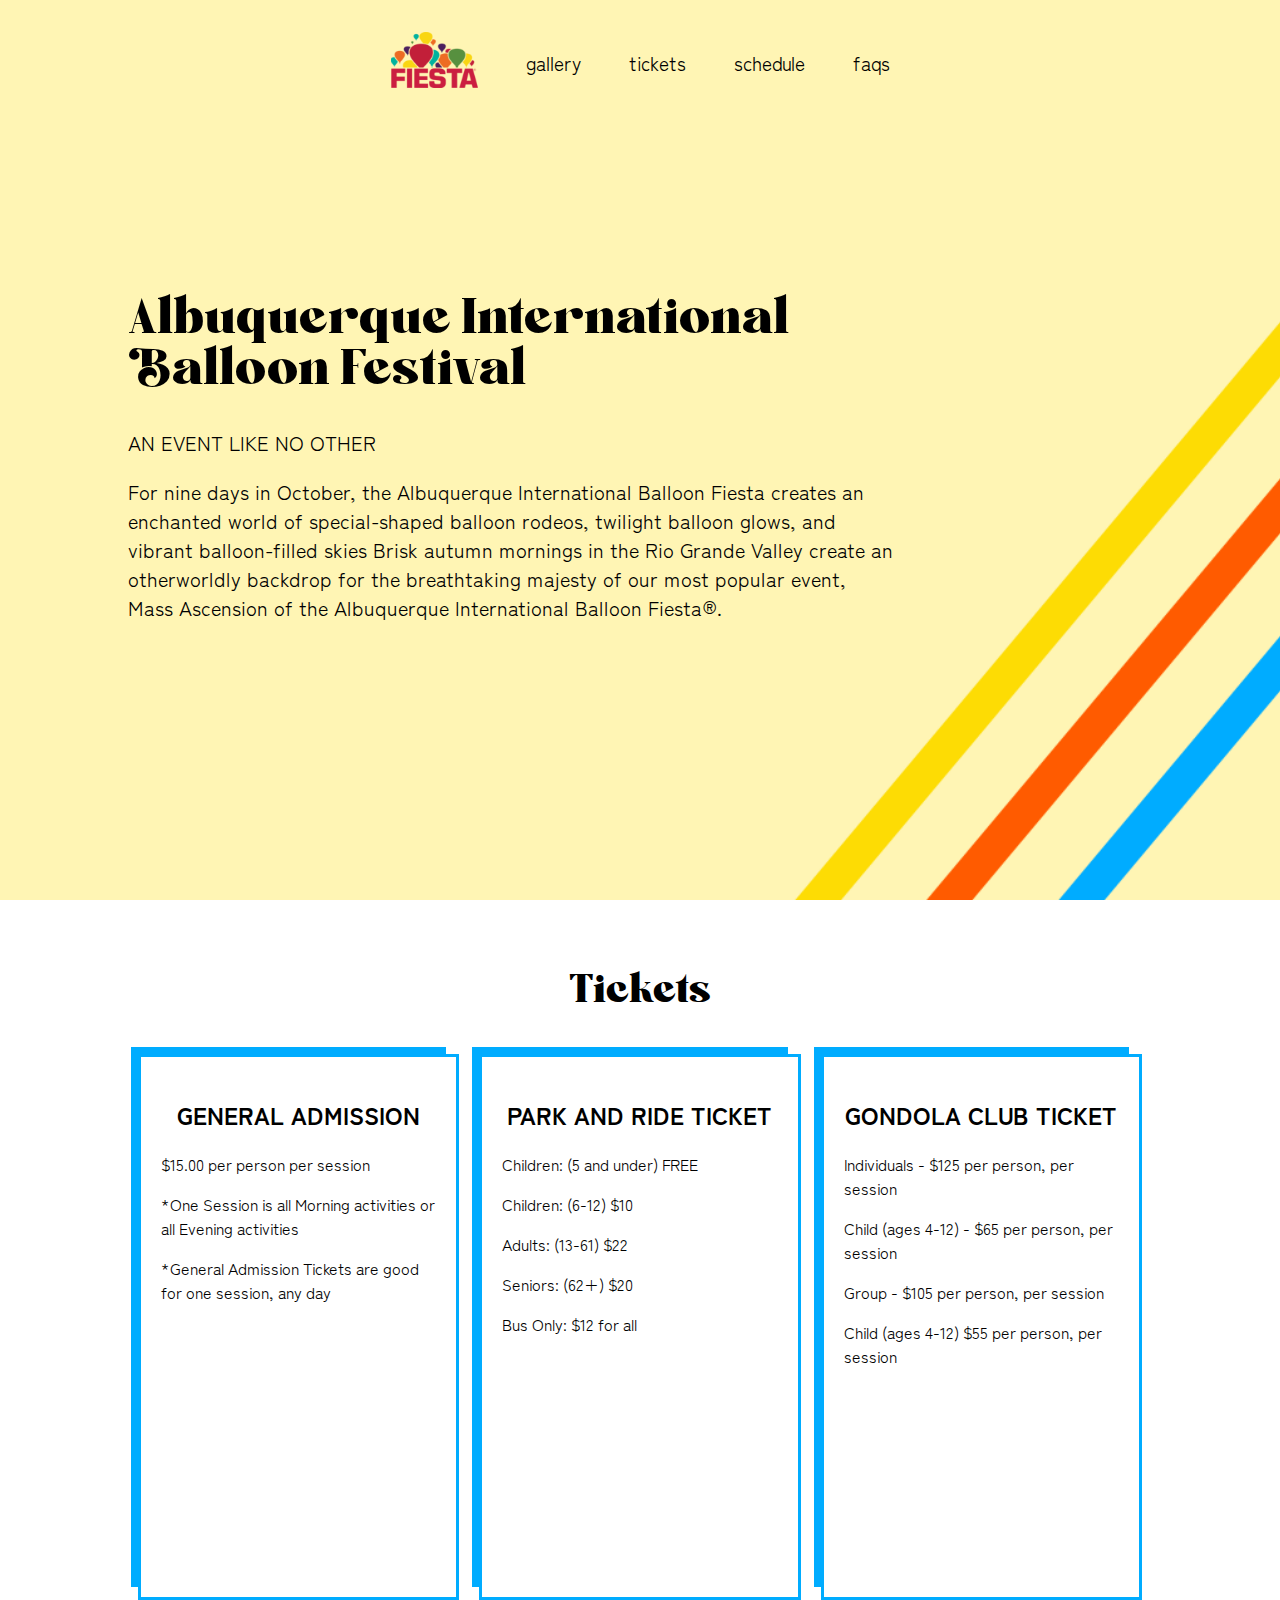
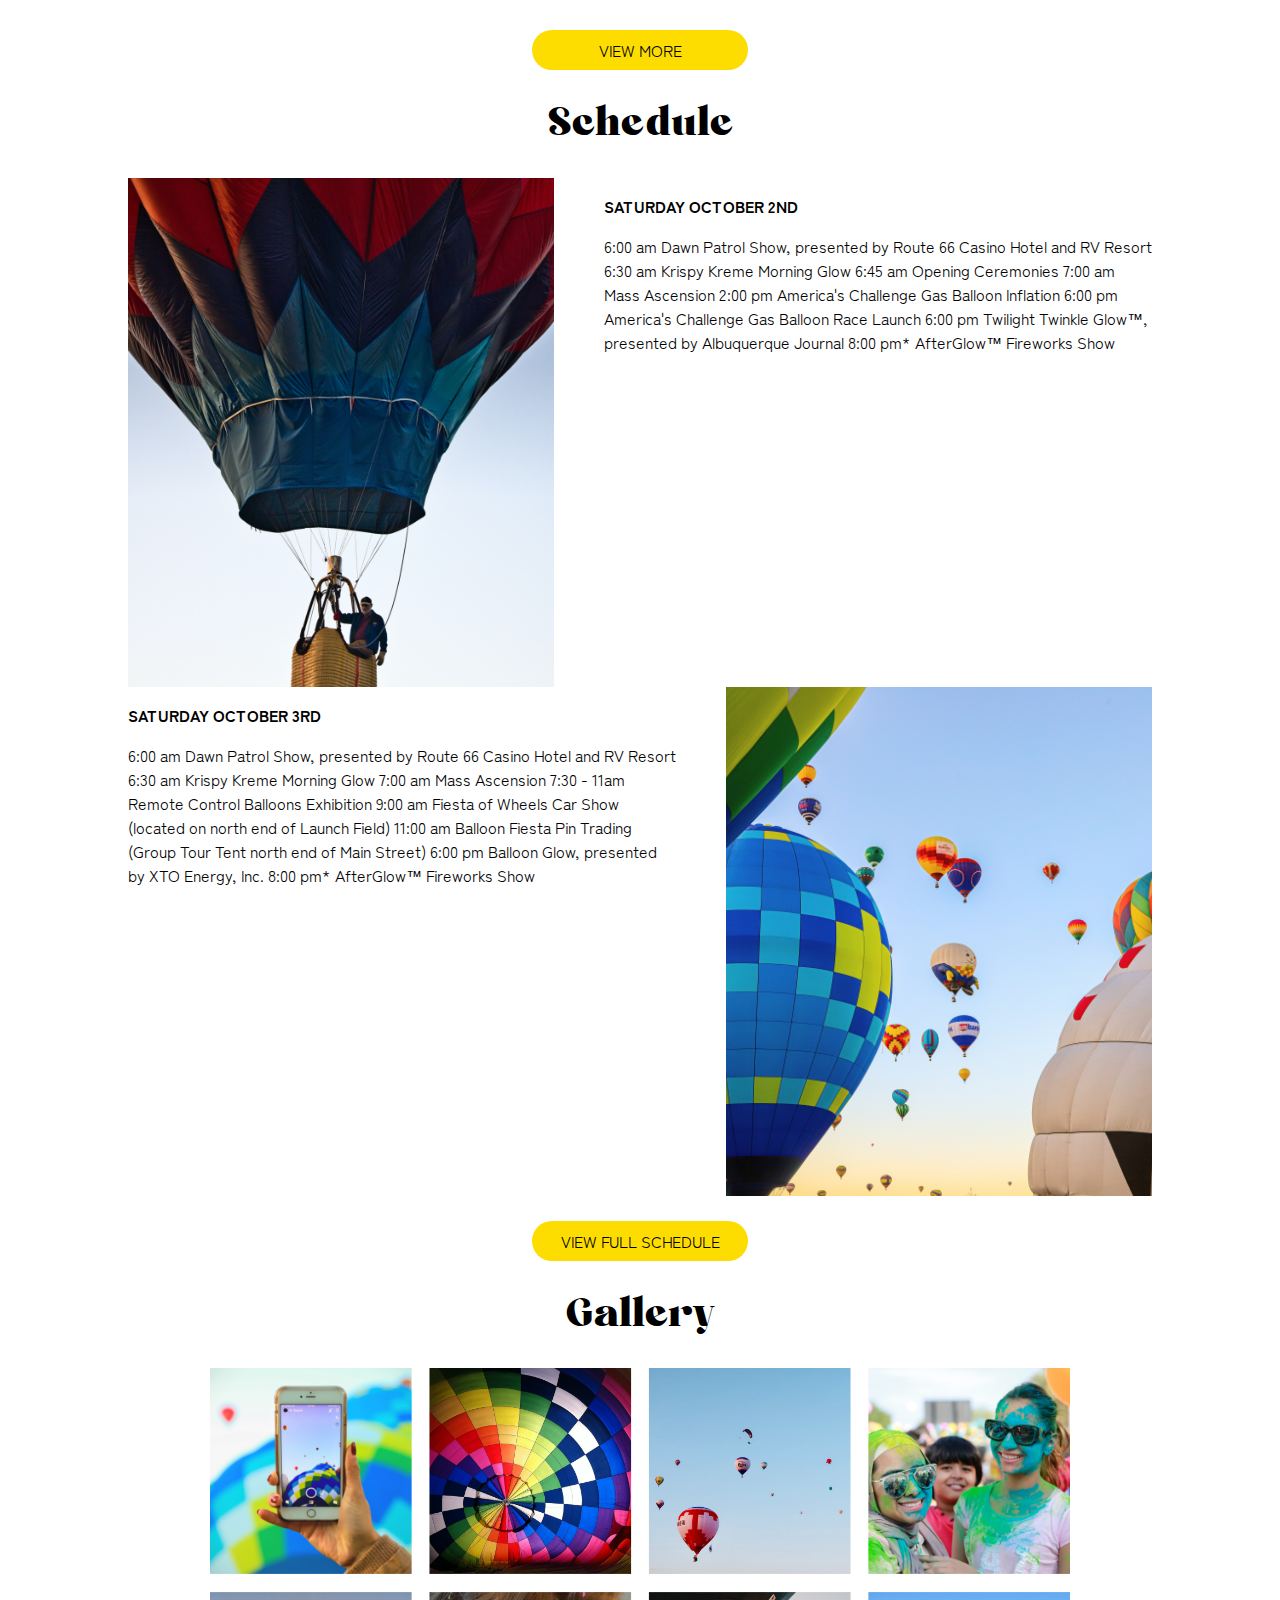
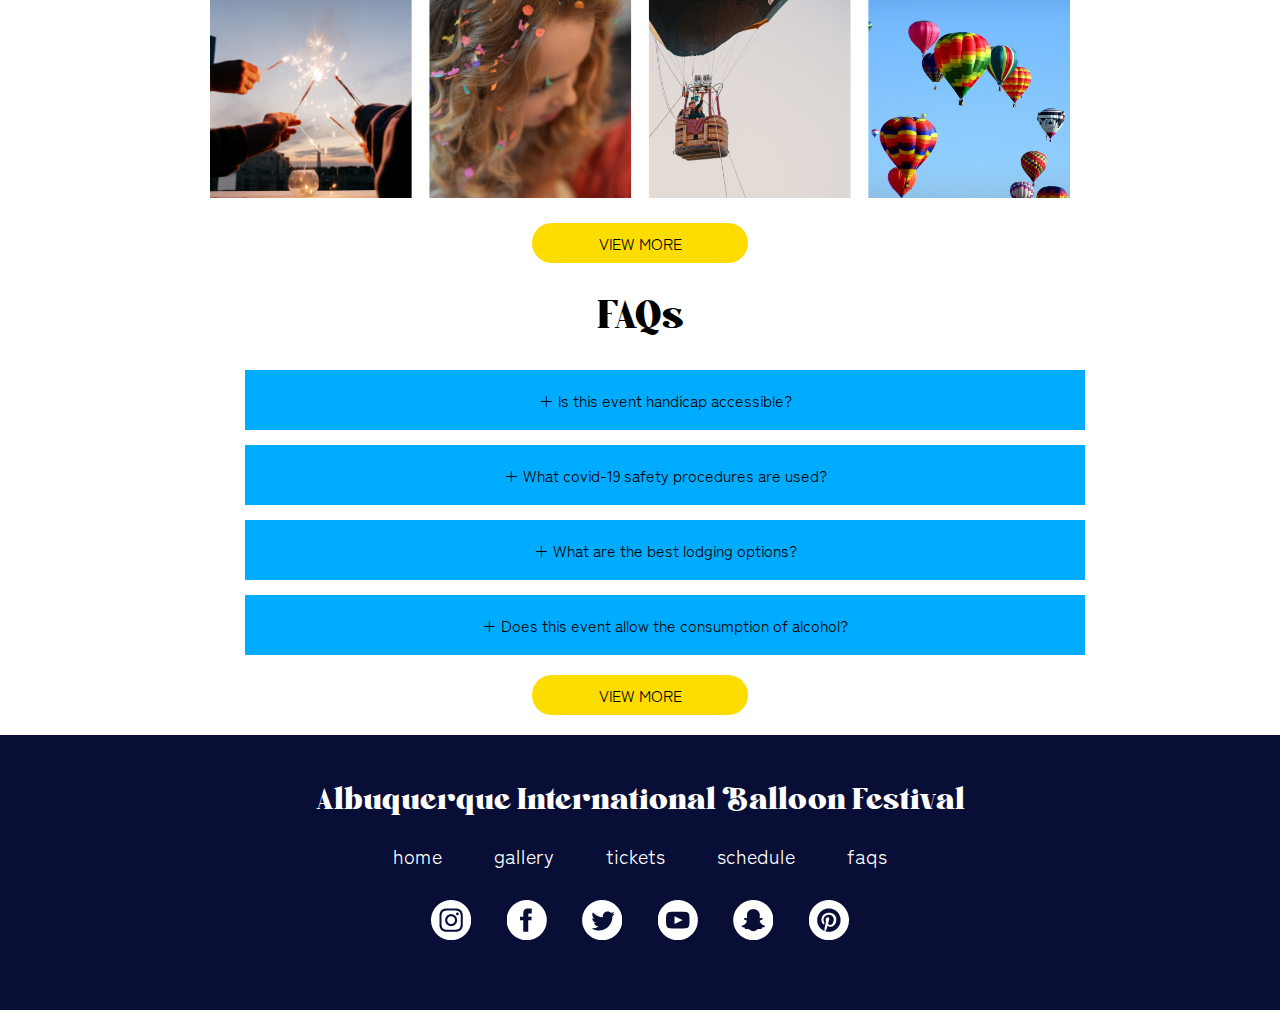
<file: index.html>
<!DOCTYPE html>
<html lang="en">
<head>
    <meta charset="UTF-8">
    <meta http-equiv="X-UA-Compatible" content="IE=edge">
    <meta name="viewport" content="width=device-width, initial-scale=1.0">
    <title>balloon-fiesta-website</title>
    <link rel="stylesheet" href="style.css">
</head>

  
  <body>

    
    <div class="hero-image">
 
    <header>
      <input type="checkbox" id="nav-toggle" class="nav-toggle">
      <label for="nav-toggle" class="nav-toggle-label">
        <span></span>
        
      </label>
      <nav>

        <ul>
          <a class="navlogo" href="/">
            <div class="navlogo">
                  <img src="images/navlogo.png" class="img-fluid">
                  <li><a href="index.html"> </a></li>
            </div>
          </ul>
          <ul>
      </a>
          <li><a href="gallery.html"> gallery</a></li>
          <li><a href="tickets.html"> tickets</a></li>
          <li><a href="schedule.html"> schedule</a></li>
          <li><a href="faqs.html"> faqs</a></li>
          
        </ul>
      </nav>
    </header>
    </div>
    <main class="container">
    <div class="hero-text">
      <h1 class="title">Albuquerque International <br> Balloon Festival</h1>
      <p>AN EVENT LIKE NO OTHER</p> 
      <p>For nine days in October, the Albuquerque International Balloon Fiesta
        creates an enchanted world of special-shaped balloon rodeos, twilight balloon glows,
        and vibrant balloon-filled skies Brisk autumn mornings in the Rio Grande Valley
        create an otherworldly backdrop for the breathtaking majesty of our most popular event,
        Mass Ascension of the Albuquerque International Balloon Fiesta®.</p>   
  </div>
    <h2>Tickets</h2>
  <div class="wrapper">
    <div class="box index-box">
      <div class="background-box"></div>
      <h2>GENERAL ADMISSION</h2>
      <p>$15.00 per person 
        per session
        </p>

        <p>
        *One Session is all Morning activities or all Evening activities
        </p>
        <p>*General Admission Tickets are good for one session, any day
        </p>
      </div>
      
      <div class="box index-box">
        <div class="background-box"></div>
      <h2>PARK AND RIDE TICKET</h2>
      <p>Children: 
        (5 and under) FREE 
        <p>Children: 
        (6-12) $10</p> 
        <p>Adults: 
        (13-61) $22 </p> 
        <p>Seniors: 
        (62+) $20 </p> 
        <p>Bus Only: 
        $12 for all 
        </p>
        </div>
        
        <div class="box index-box">
          <div class="background-box"></div>
      <h2>GONDOLA CLUB TICKET</h2>
      <p>
        Individuals - $125 per person, per session </p>
       <p> Child (ages 4-12) - $65 per person, per session </p>
        
        <p>Group - $105 per person, per session</p>
       <p> Child (ages 4-12) $55 per person, per session </p>
          </div>
        </div>
        <a href="#" class="btn">VIEW MORE</a>

        <h2>Schedule</h2>

        
          <section class="card">
            <img src="images/schedule-img-1.png" />
            <div>
              <p><b>SATURDAY OCTOBER 2ND</b></p>
              <p>6:00 am Dawn Patrol Show, presented by Route 66 Casino Hotel and RV Resort
                6:30 am Krispy Kreme Morning Glow
                6:45 am Opening Ceremonies
                7:00 am Mass Ascension
                2:00 pm America's Challenge Gas Balloon Inflation
                6:00 pm America's Challenge Gas Balloon Race Launch
                6:00 pm Twilight Twinkle Glow™, presented by Albuquerque Journal
                8:00 pm* AfterGlow™ Fireworks Show</p>
            </div>
          </section>

          <section class="card">
          
            <div>
              <p><b>SATURDAY OCTOBER 3RD</b></p>
              <p>6:00 am Dawn Patrol Show, presented by Route 66 Casino Hotel and RV Resort
                6:30 am Krispy Kreme Morning Glow
                7:00 am Mass Ascension
                7:30 - 11am Remote Control Balloons Exhibition
                9:00 am Fiesta of Wheels Car Show (located on north end of Launch Field)
                11:00 am Balloon Fiesta Pin Trading (Group Tour Tent north end of Main Street)
                6:00 pm Balloon Glow, presented by XTO Energy, Inc.
                8:00 pm* AfterGlow™ Fireworks Show</p>
                
            </div>
            <div>
            <img src="images/schedule-img-2.png" />
            </div>
          </section>
          <a href="#" class="btn">VIEW FULL SCHEDULE</a>
         

          <h2>Gallery</h2>
          <div class="gallery-photos">
          <img src="images/gallery-photos.png" />
        </div>
          <a href="#" class="btn">VIEW MORE</a>

          <h2>FAQs</h2>
          <div class="wrapper-faq">
            <div class="box-faq">
              <div class="background-box-faq">
              <li>+ Is this event handicap accessible?</li>
              </div>
              <div class="background-box-faq">
                <li>+ What covid-19 safety procedures are used?</li>
              </div>
                <div class="background-box-faq">
                  <li>+ What are the best lodging options?</li>
                </div>
                  <div class="background-box-faq">
                     <li>+ Does this event allow the consumption of alcohol?</li>
                    </div>
            </div>
            </div>
          <a href="#" class="btn">VIEW MORE</a>
        </main>
  <div class="footer">
  <h2>Albuquerque International Balloon Festival</h2>
  
  <ul>
    <li><a href="#"> home</a></li>
    <li><a href="#"> gallery</a></li>
    <li><a href="tickets.html"> tickets</a></li>
    <li><a href="schedule.html"> schedule</a></li>
    <li><a href="faqs.html"> faqs</a></li>
    
  </ul>

<img src="images/footer-social-medias.png" />
  </div>

</body>


</html>
</file>
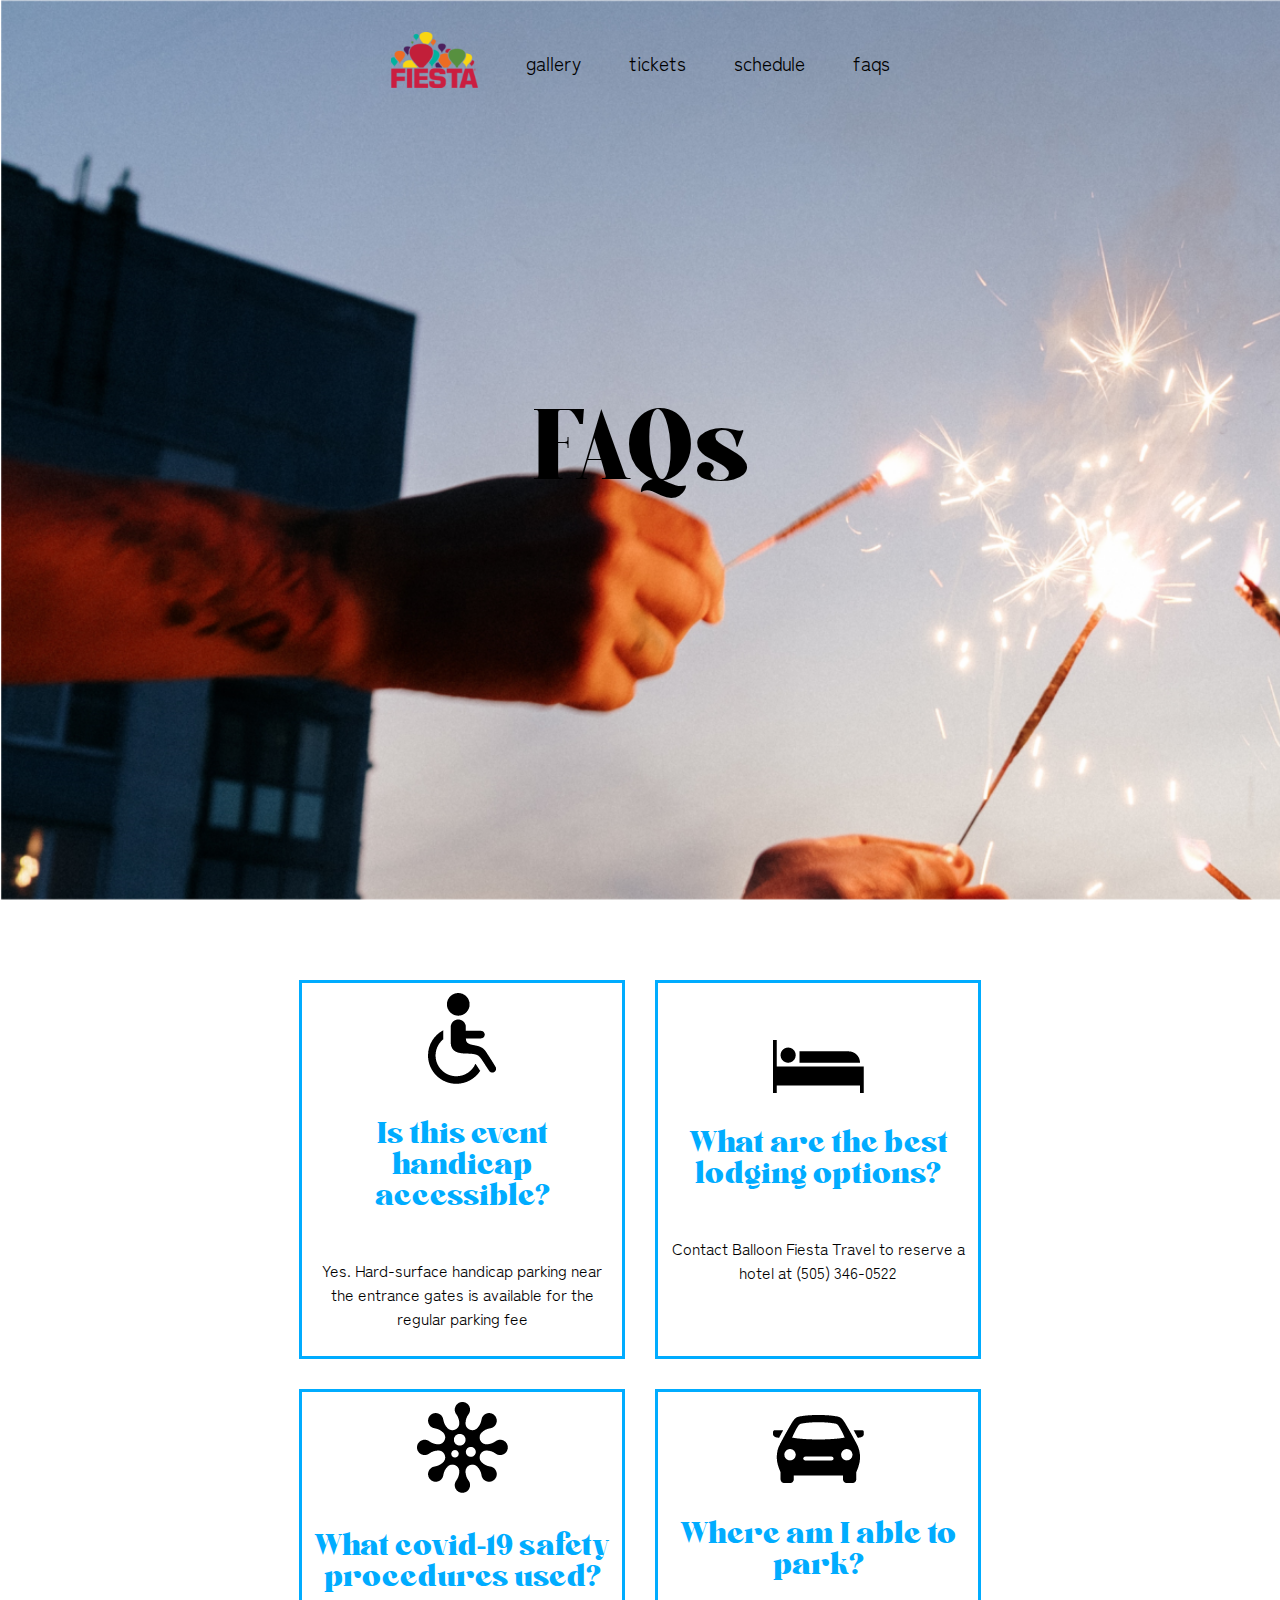
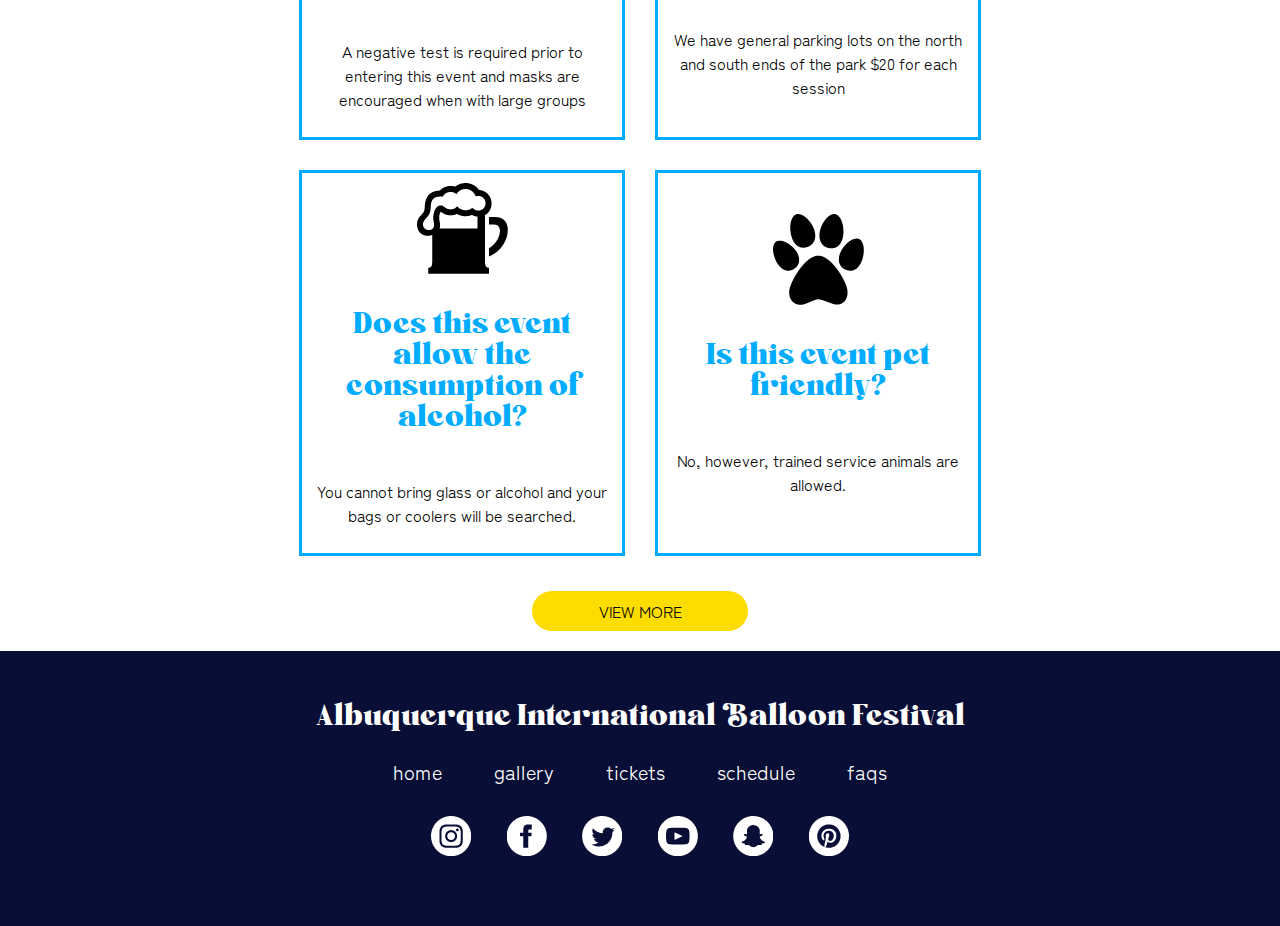
<file: faqs.html>
<!DOCTYPE html>
<html lang="en">
<head>
    <meta charset="UTF-8">
    <meta http-equiv="X-UA-Compatible" content="IE=edge">
    <meta name="viewport" content="width=device-width, initial-scale=1.0">
    <title>balloon-fiesta-website</title>
    <link rel="stylesheet" href="style.css">
</head>

  <body>
  <div class="faq-hero-image">
    <header>
      <input type="checkbox" id="nav-toggle" class="nav-toggle">
      <label for="nav-toggle" class="nav-toggle-label">
        <span></span>
      </label>
      <nav>
        <ul>
          <a class="navlogo" href="/">
            <div class="navlogo">
                  <img src="images/navlogo.png" class="img-fluid">
                  <li><a href="index.html"> </a></li>
            </div>
          </ul>
          <ul>
      </a>
          <li><a href="gallery.html"> gallery</a></li>
          <li><a href="tickets.html"> tickets</a></li>
          <li><a href="schedule.html"> schedule</a></li>
          <li><a href="faqs.html"> faqs</a></li>
          
        </ul>
      </nav>

    </header>
    </div>
  
    <div class="faq-hero-text">
      <h1>FAQs</h1>  
  </div>
  <div class="faq-grid">
  <div class="wrapper-faq-boxes">
    
      <section class="faq-card-img">
        <img src="images/handicap-icon.png" />
        </section>
        <h3>Is this event handicap accessible?</h3>
        <p>
          Yes. Hard-surface handicap parking near the entrance gates is available for the regular parking fee </p>
      
    </div>


    <div class="wrapper-faq-boxes">
      
        <section class="faq-card-img">
          <img src="images/bed-icon.png" />
          </section>
          <h3>What are the best lodging options?</h3>
          <p>Contact Balloon Fiesta Travel to reserve a hotel at (505) 346-0522 </p>
        
      </div>
     

    
      <div class="wrapper-faq-boxes">
  
          <section class="faq-card-img">
            <img src="images/virus-icon.png" />
            </section>
            <h3>What covid-19 safety procedures used?</h3>
            <p>A negative test is required prior to entering this event and masks are encouraged when with large groups</p>
    
        </div>

        <div class="wrapper-faq-boxes">
          
            <section class="faq-card-img">
              <img src="images/car-icon.png" />
              </section>
              <h3>Where am I able to park?</h3>
              <p>We have general parking lots on the north and south ends of the park $20 for each session</p>
          
          </div>


        
          <div class="wrapper-faq-boxes">
            
              <section class="faq-card-img">
                <img src="images/beer-icon.png" />
                </section>
                <h3>Does this event allow the consumption of alcohol?</h3>
                <p>You cannot bring glass or alcohol and your bags or coolers will be searched.</p>
            
            </div>

            <div class="wrapper-faq-boxes">
            
                <section class="faq-card-img">
                  <img src="images/dog-icon.png" />
                  </section>
                  <h3>Is this event pet friendly?</h3>
                  <p>No, however, trained service animals are allowed.</p>
                
              </div>
            </div>
         
      
     <a href="#" class="btn">VIEW MORE</a>

  <div class="footer">
  <h2>Albuquerque International Balloon Festival</h2>
  <ul>
    <li><a href="#"> home</a></li>
    <li><a href="#"> gallery</a></li>
    <li><a href="tickets.html"> tickets</a></li>
    <li><a href="schedule.html"> schedule</a></li>
    <li><a href="faqs.html"> faqs</a></li>
    
  </ul>

<img src="images/footer-social-medias.png" />
  </div>

</body>


</html>
</file>
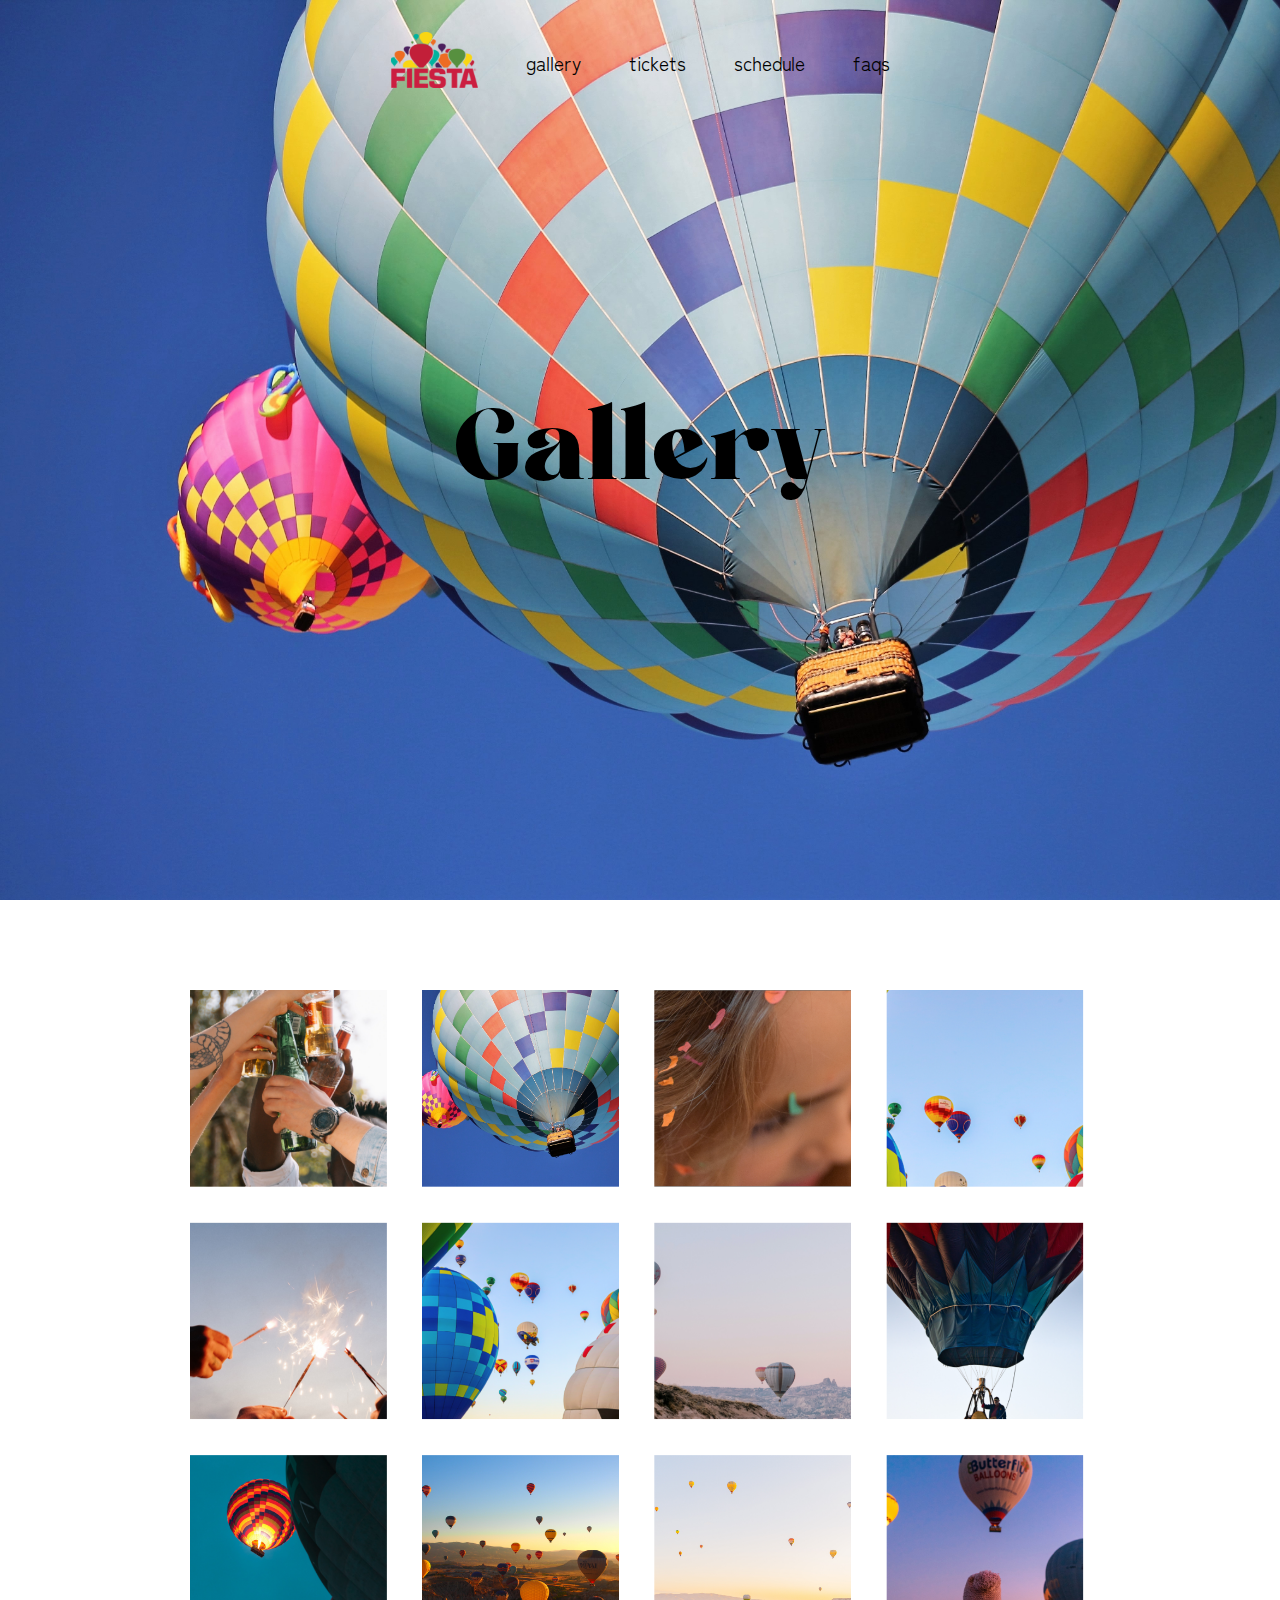
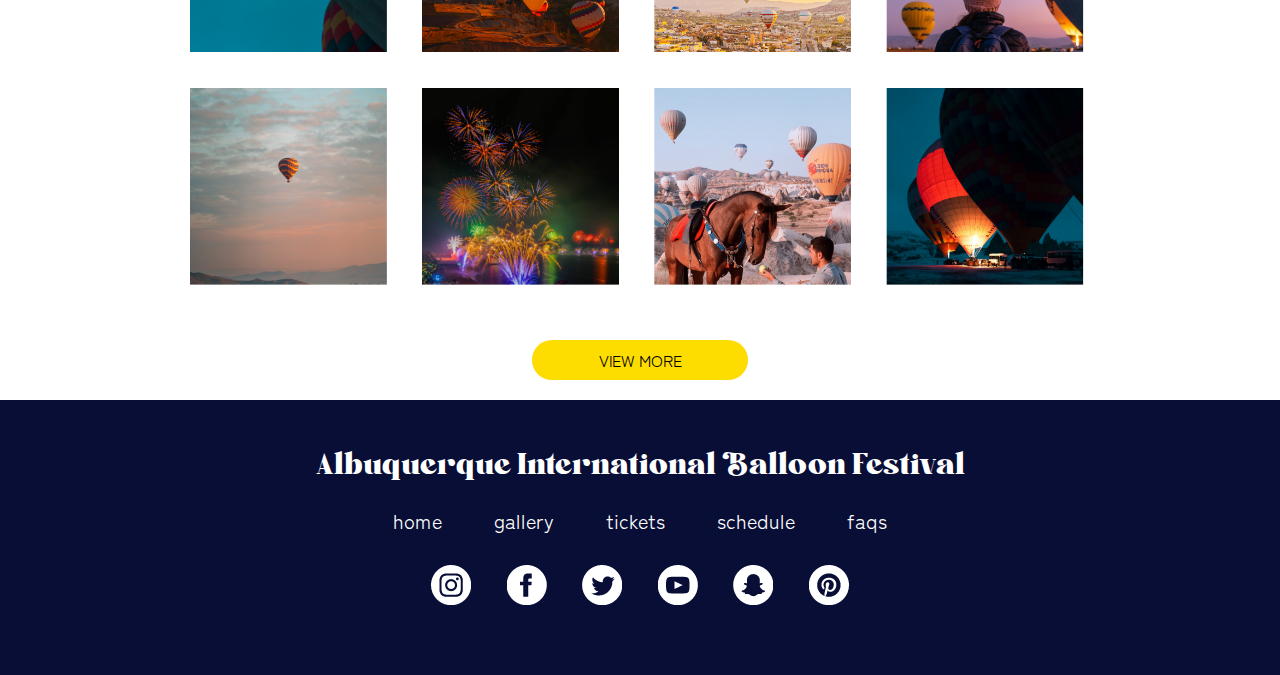
<file: gallery.html>
<!DOCTYPE html>
<html lang="en">
<head>
    <meta charset="UTF-8">
    <meta http-equiv="X-UA-Compatible" content="IE=edge">
    <meta name="viewport" content="width=device-width, initial-scale=1.0">
    <title>balloon-fiesta-website</title>
    <link rel="stylesheet" href="style.css">
</head>

  
  <body>

    <div class="gallery-header">
        <header>
          <input type="checkbox" id="nav-toggle" class="nav-toggle">
          <label for="nav-toggle" class="nav-toggle-label">
            <span></span>
          </label>
          <nav>
            <ul>
                <a class="navlogo" href="/">
                  <div class="navlogo">
                        <img src="images/navlogo.png" class="img-fluid">
                        <li><a href="index.html"> </a></li>
                  </div>
                </ul>
                <ul>
            </a>
                <li><a href="gallery.html"> gallery</a></li>
                <li><a href="tickets.html"> tickets</a></li>
                <li><a href="schedule.html"> schedule</a></li>
                <li><a href="faqs.html"> faqs</a></li>
                
              </ul>
          </nav>
        </header>
        </div>
      
        <div class="schedule-hero-text">
          <h1>Gallery</h1>  
      </div>


      
      <section class="card1">
        <img src="images/gallery image 2.png" />
      </section>
     



    <a href="#" class="btn">VIEW MORE</a>





    <div class="footer">
        <h2>Albuquerque International Balloon Festival</h2>
        
        <ul>
          <li><a href="#"> home</a></li>
          <li><a href="#"> gallery</a></li>
          <li><a href="tickets.html"> tickets</a></li>
          <li><a href="schedule.html"> schedule</a></li>
          <li><a href="faqs.html"> faqs</a></li>
          
        </ul>
      
      <img src="images/footer-social-medias.png" />
        </div>
      
      </body>
      
      
      </html>
</file>
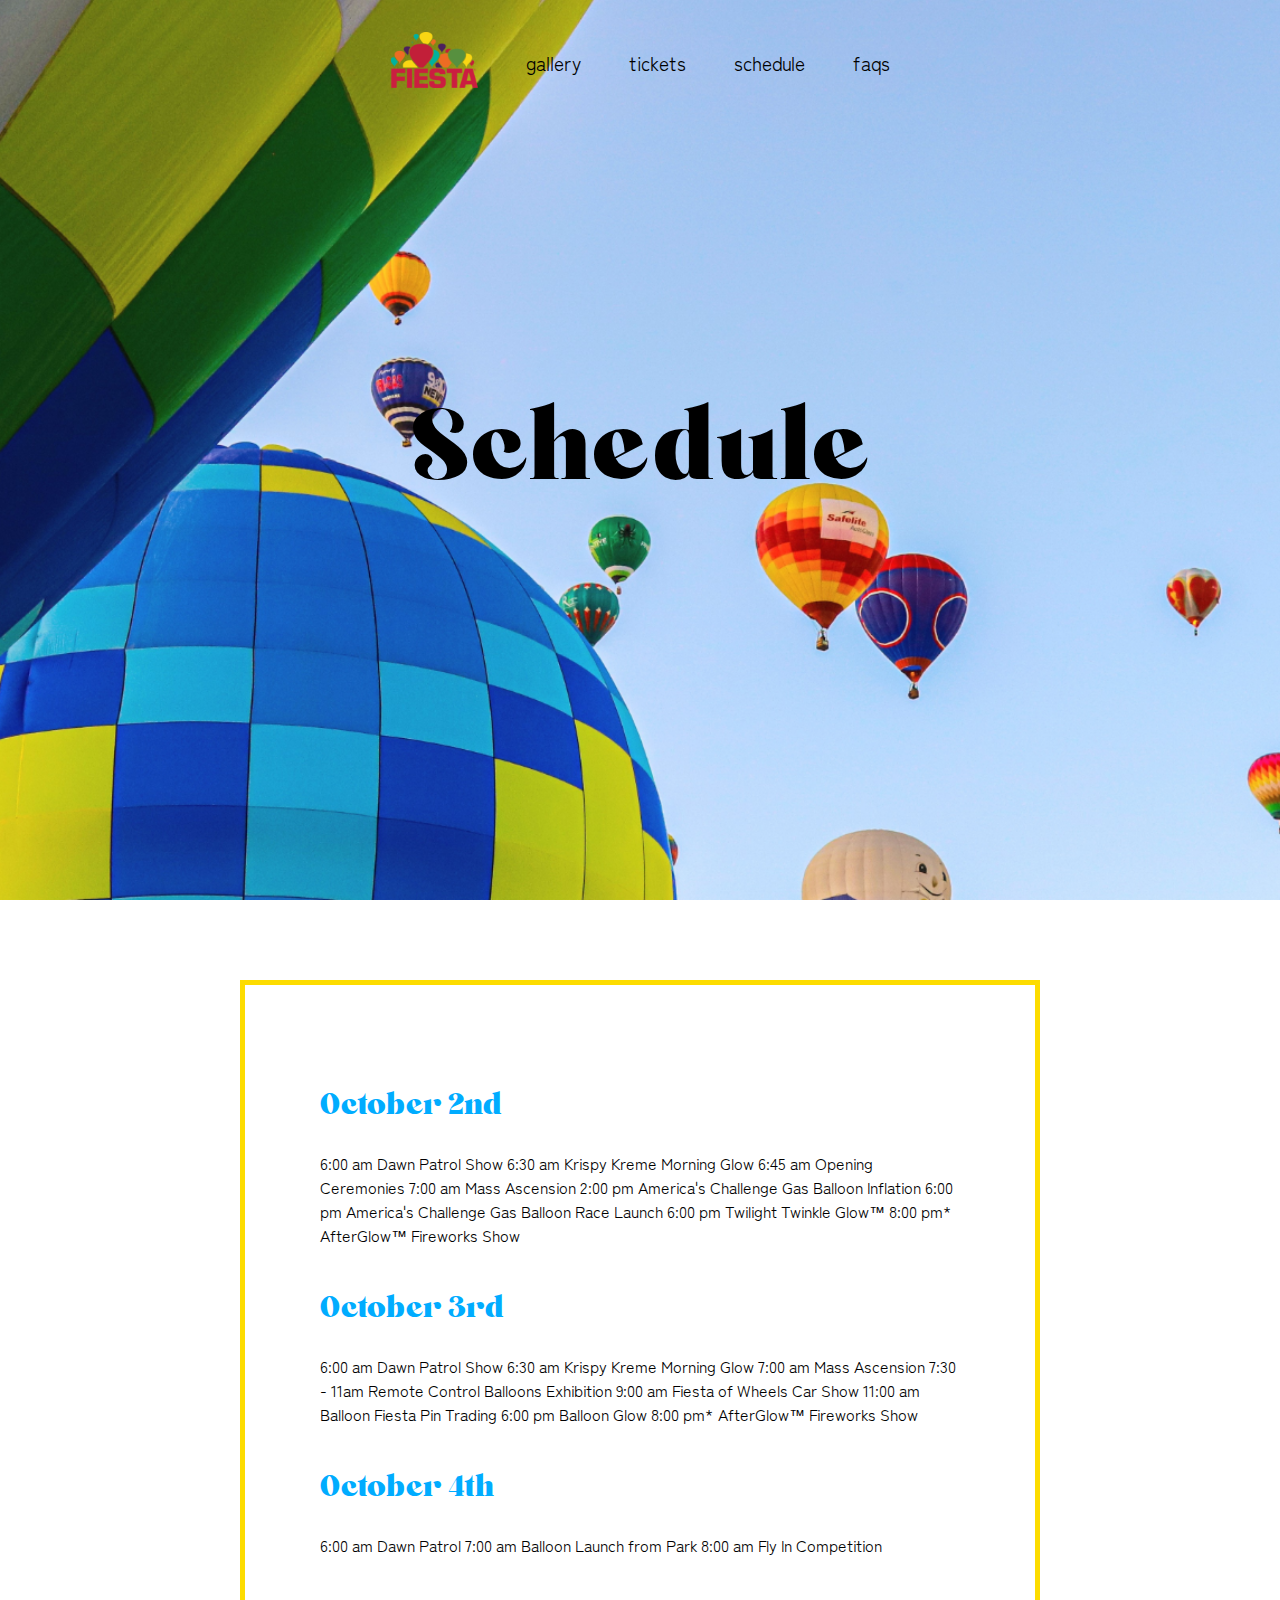
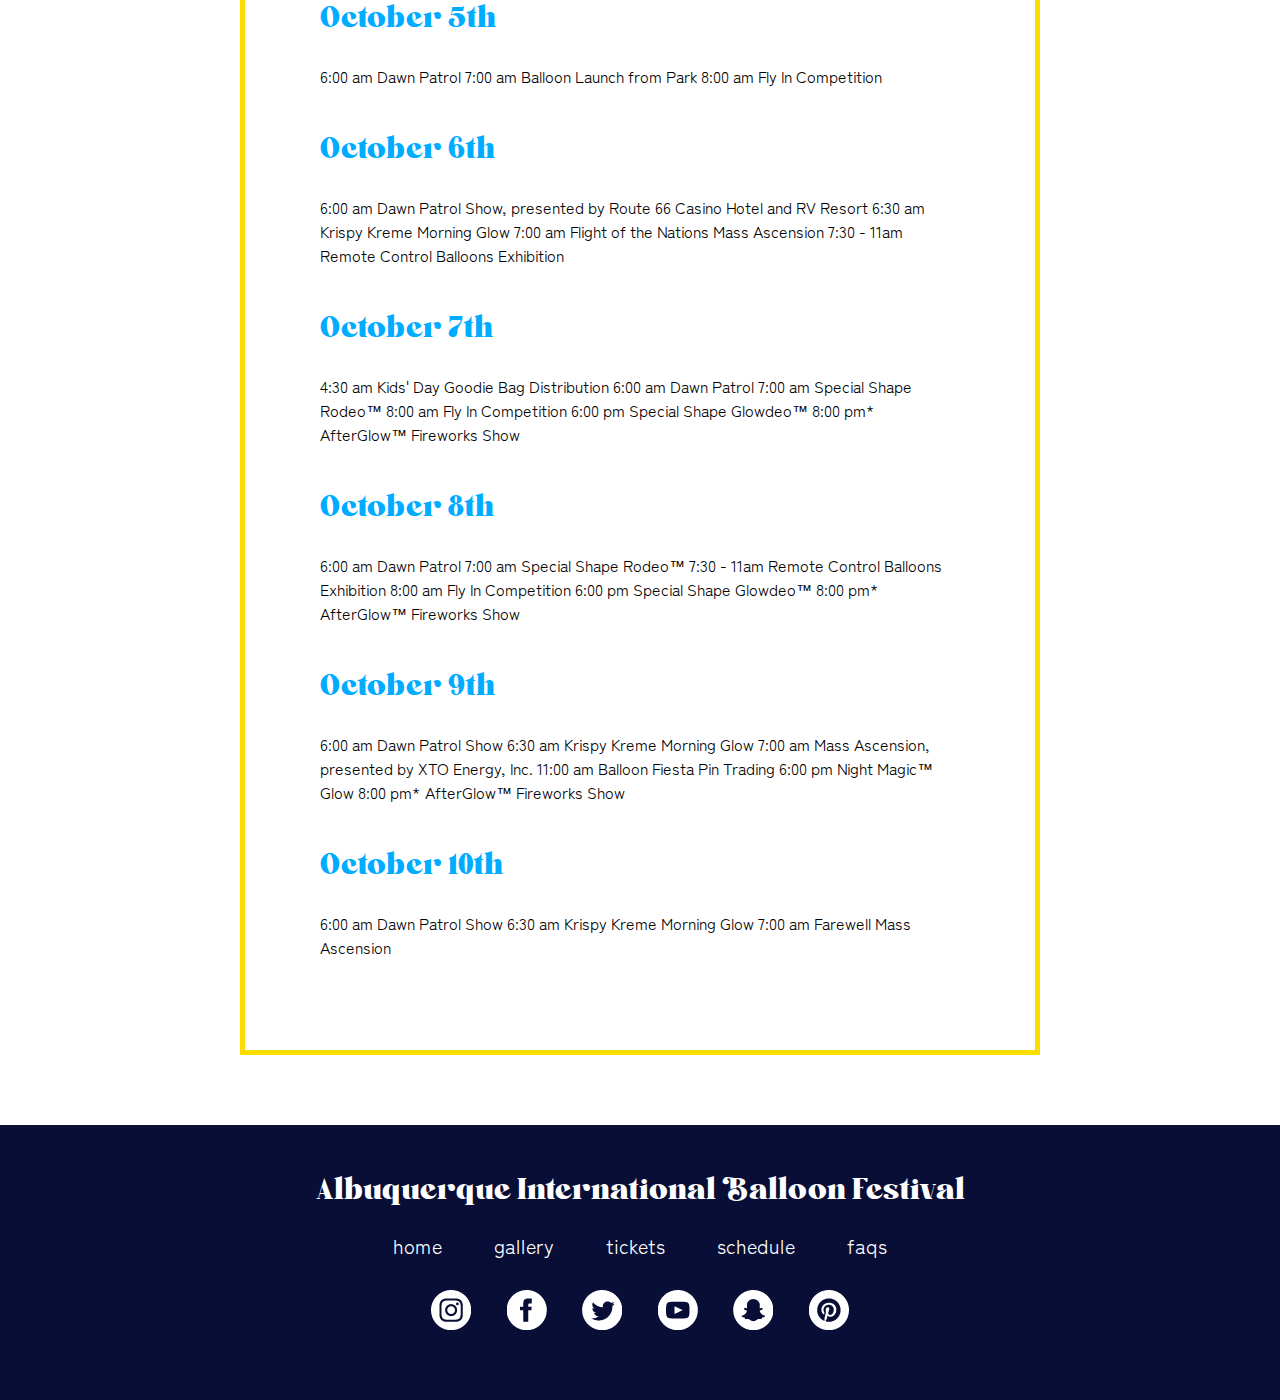
<file: schedule.html>
<!DOCTYPE html>
<html lang="en">
<head>
    <meta charset="UTF-8">
    <meta http-equiv="X-UA-Compatible" content="IE=edge">
    <meta name="viewport" content="width=device-width, initial-scale=1.0">
    <title>balloon-fiesta-website</title>
    <link rel="stylesheet" href="style.css">
</head>

  
  <body>
  <div class="schedule-hero-image">
    <header>
      
      <input type="checkbox" id="nav-toggle" class="nav-toggle">
      <label for="nav-toggle" class="nav-toggle-label">
        <span></span>
      </label>
      <nav>
        <ul>
          <a class="navlogo" href="/">
            <div class="navlogo">
                  <img src="images/navlogo.png" class="img-fluid">
                  <li><a href="index.html"> </a></li>
            </div>
          </ul>
          <ul>
      </a>
          <li><a href="gallery.html"> gallery</a></li>
          <li><a href="tickets.html"> tickets</a></li>
          <li><a href="schedule.html"> schedule</a></li>
          <li><a href="faqs.html"> faqs</a></li>
          
        </ul>
      </nav>
    </header>
    </div>
  
    <div class="schedule-hero-text">
      <h1>Schedule</h1>  
  </div>
  
  <div class="schedule-wrapper">
    <div class="schedule-box">
      <h3>October 2nd</h3>
      <p>
        6:00 am Dawn Patrol Show
        6:30 am Krispy Kreme Morning Glow
        6:45 am Opening Ceremonies
        7:00 am Mass Ascension
        2:00 pm America's Challenge Gas Balloon Inflation
        6:00 pm America's Challenge Gas Balloon Race Launch
        6:00 pm Twilight Twinkle Glow™
        8:00 pm* AfterGlow™ Fireworks Show
        </p>
      </div>
     
      <div class="schedule-box">
      <h3>October 3rd</h3>
      <p>
        6:00 am Dawn Patrol Show
        6:30 am Krispy Kreme Morning Glow
        7:00 am Mass Ascension
        7:30 - 11am Remote Control Balloons Exhibition
        9:00 am Fiesta of Wheels Car Show 
        11:00 am Balloon Fiesta Pin Trading 
        6:00 pm Balloon Glow
        8:00 pm* AfterGlow™ Fireworks Show    
        </p>
        </div>

        <div class="schedule-box">
      <h3>October 4th</h3>
      <p>
        6:00 am Dawn Patrol
        7:00 am Balloon Launch from Park
        8:00 am Fly In Competition </p>
          </div>

          <div class="schedule-box">
          <h3>October 5th</h3>
          <p>
            6:00 am Dawn Patrol
            7:00 am Balloon Launch from Park
            8:00 am Fly In Competition      
            </p>
            </div>
            <div class="schedule-box">
        <h3>October 6th</h3>
          <p>
            6:00 am Dawn Patrol Show, presented by Route 66 Casino Hotel and RV Resort
            6:30 am Krispy Kreme Morning Glow
            7:00 am Flight of the Nations Mass Ascension
            7:30 - 11am Remote Control Balloons Exhibition      
          </p>
         </div>

         <div class="schedule-box">
          <h3>October 7th</h3>
            <p>
              4:30 am Kids' Day Goodie Bag Distribution
              6:00 am Dawn Patrol
              7:00 am Special Shape Rodeo™
              8:00 am Fly In Competition
              6:00 pm Special Shape Glowdeo™
              8:00 pm* AfterGlow™ Fireworks Show
            </p>
           </div>
           <div class="schedule-box">
            <h3>October 8th</h3>
              <p>
                6:00 am Dawn Patrol
                7:00 am Special Shape Rodeo™
                7:30 - 11am Remote Control Balloons Exhibition
                8:00 am Fly In Competition
                6:00 pm Special Shape Glowdeo™
                8:00 pm* AfterGlow™ Fireworks Show     
              </p>
             </div>
             <div class="schedule-box">
              <h3>October 9th</h3>
                <p>
                  6:00 am Dawn Patrol Show
                  6:30 am Krispy Kreme Morning Glow
                  7:00 am Mass Ascension, presented by XTO Energy, Inc.
                  11:00 am Balloon Fiesta Pin Trading 
                  6:00 pm Night Magic™ Glow
                  8:00 pm* AfterGlow™ Fireworks Show    
                </p>
               </div>
               <div class="schedule-box">
                <h3>October 10th</h3>
                  <p>
                    6:00 am Dawn Patrol Show
                    6:30 am Krispy Kreme Morning Glow
                    7:00 am Farewell Mass Ascension                         
                  </p>
                 </div>
                </div>
                                
            
    
            

  <div class="footer">
  <h2>Albuquerque International Balloon Festival</h2>
  <ul>
    <li><a href="#"> home</a></li>
    <li><a href="#"> gallery</a></li>
    <li><a href="tickets.html"> tickets</a></li>
    <li><a href="schedule.html"> schedule</a></li>
    <li><a href="faqs.html"> faqs</a></li>
    
  </ul>

<img src="images/footer-social-medias.png" />
  </div>

</body>


</html>
</file>
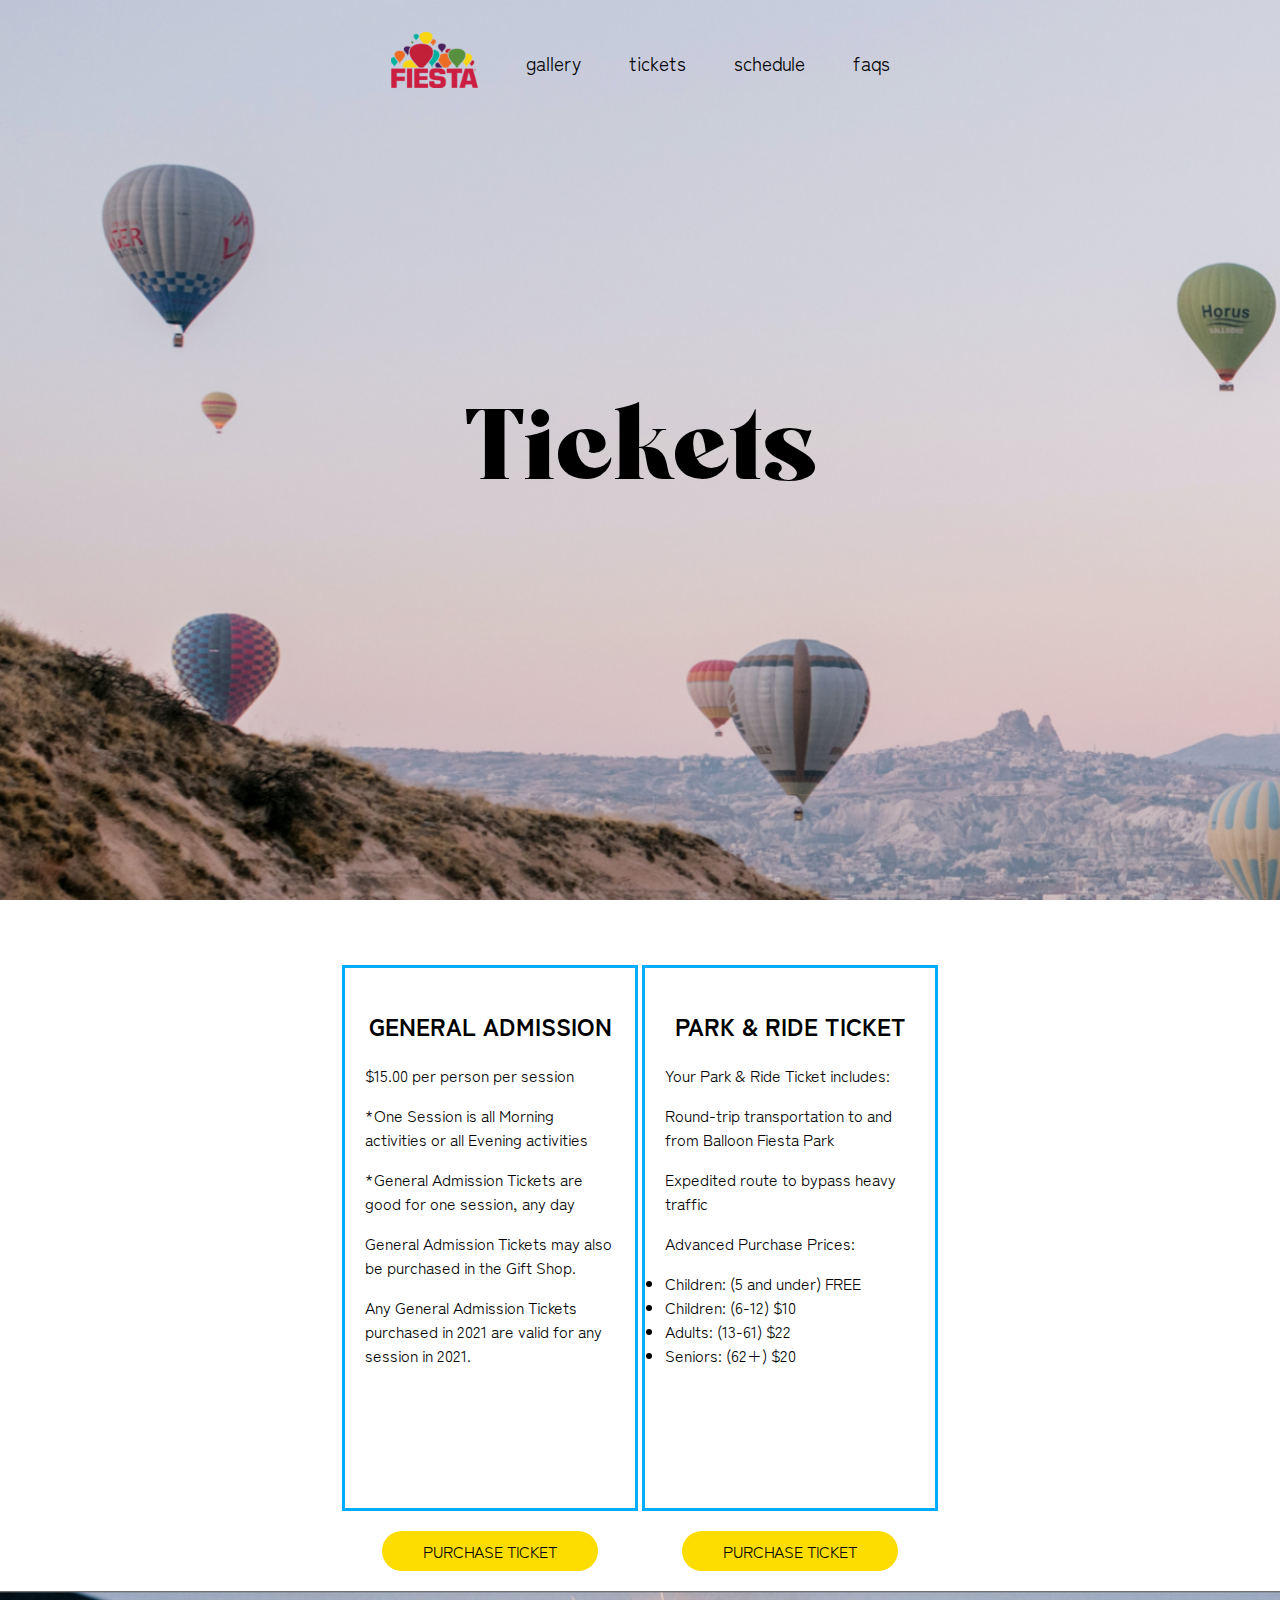
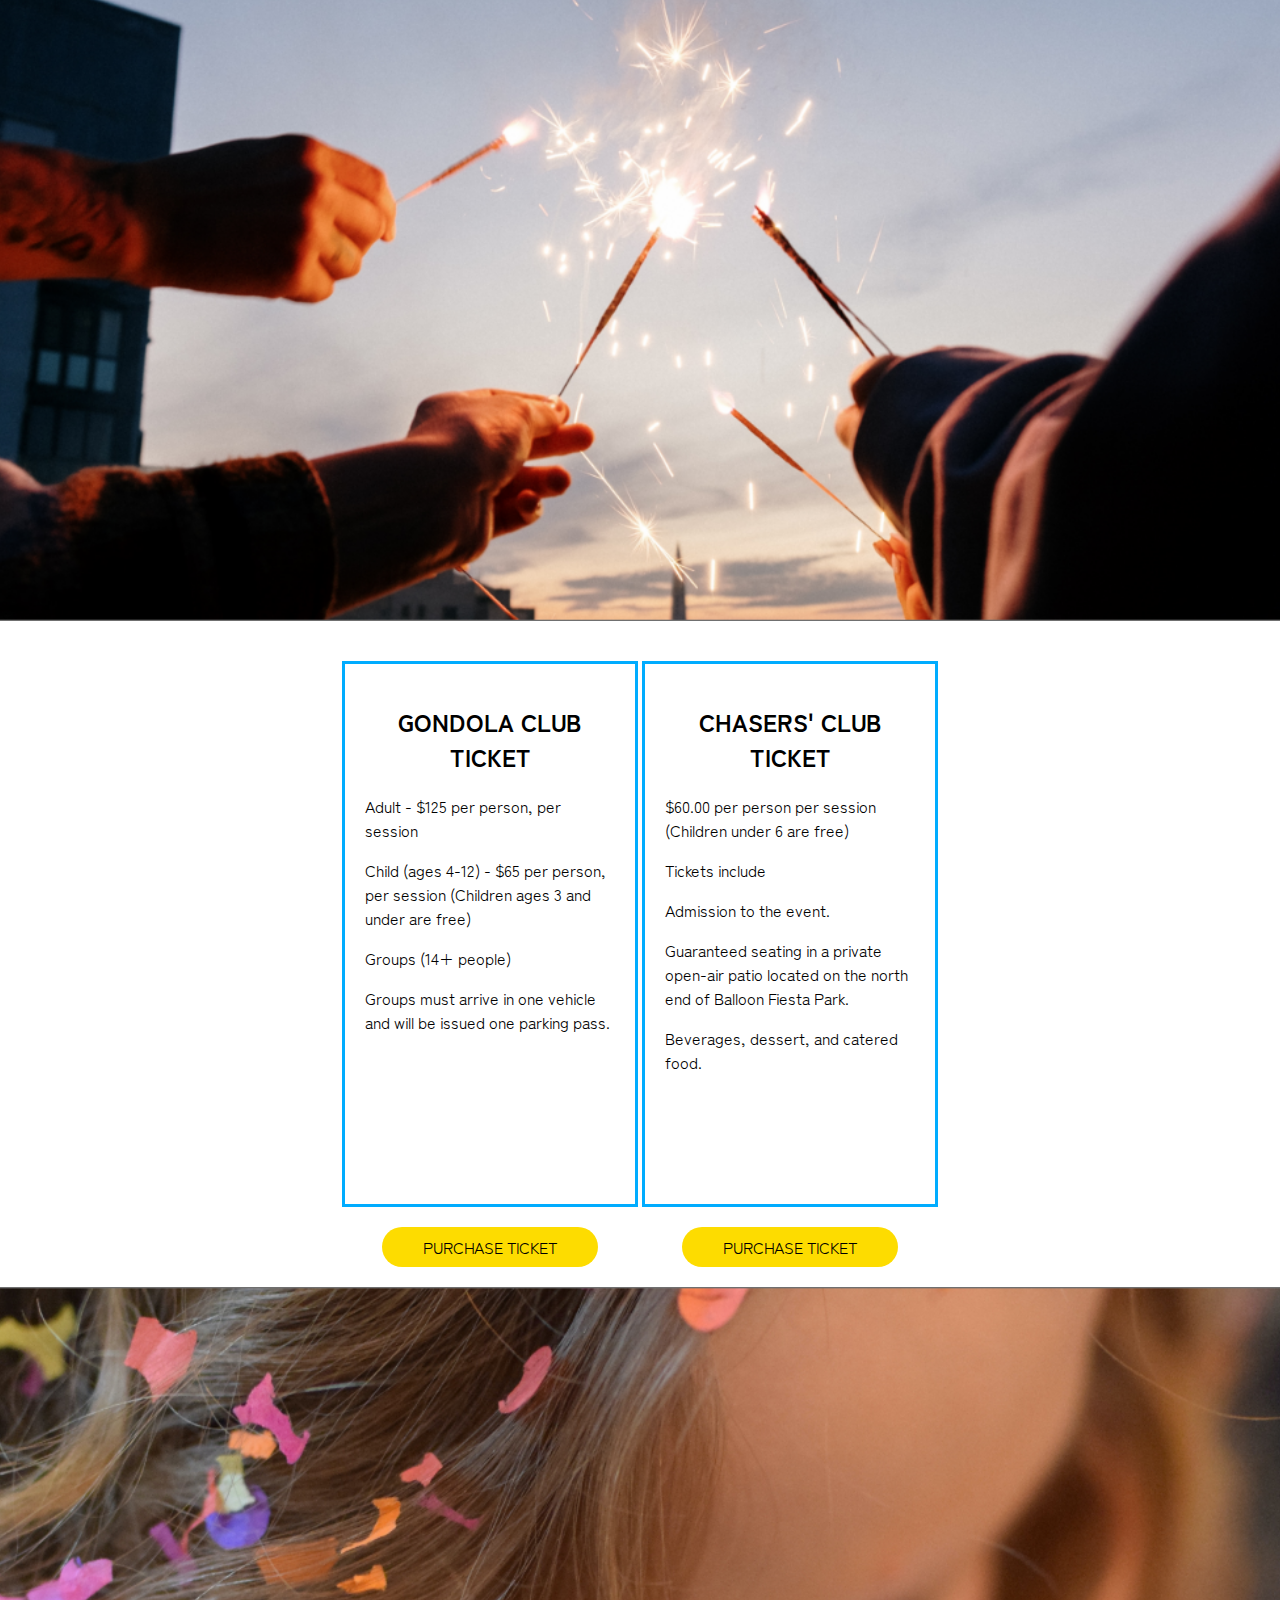
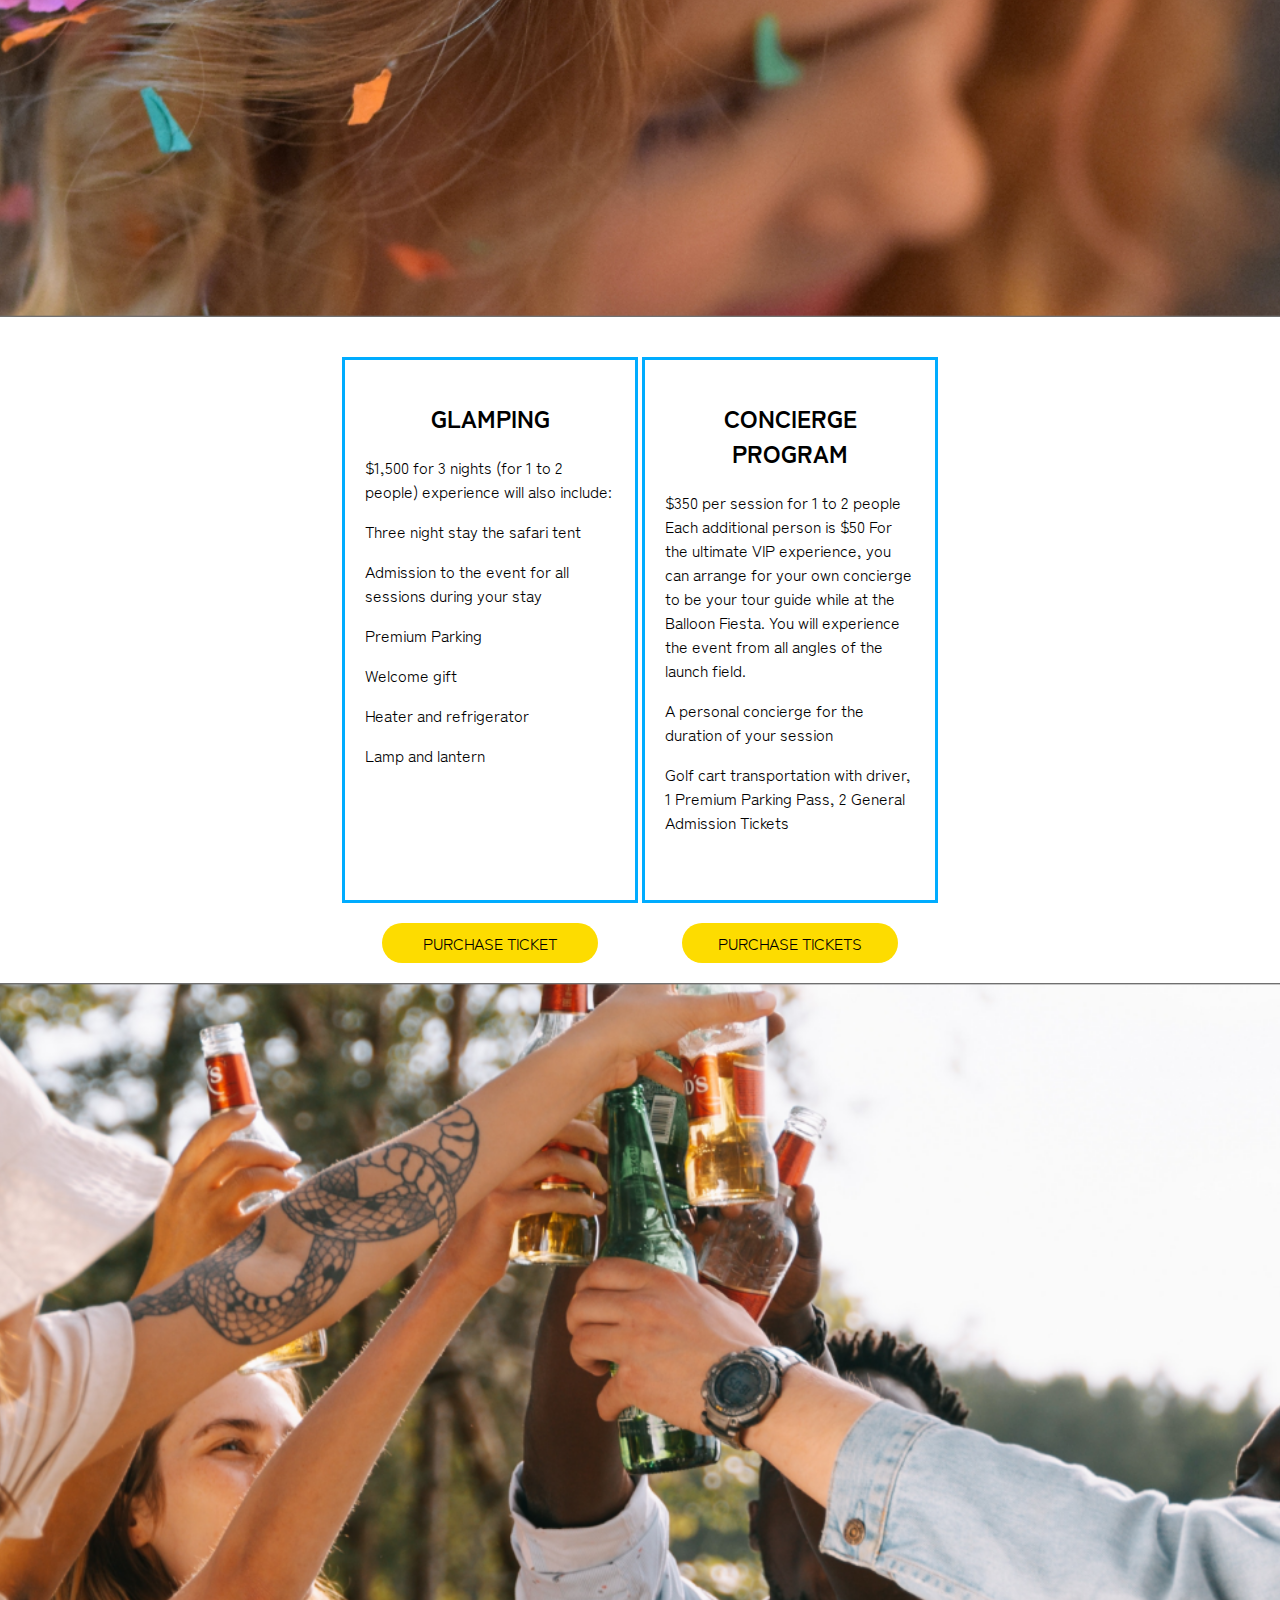
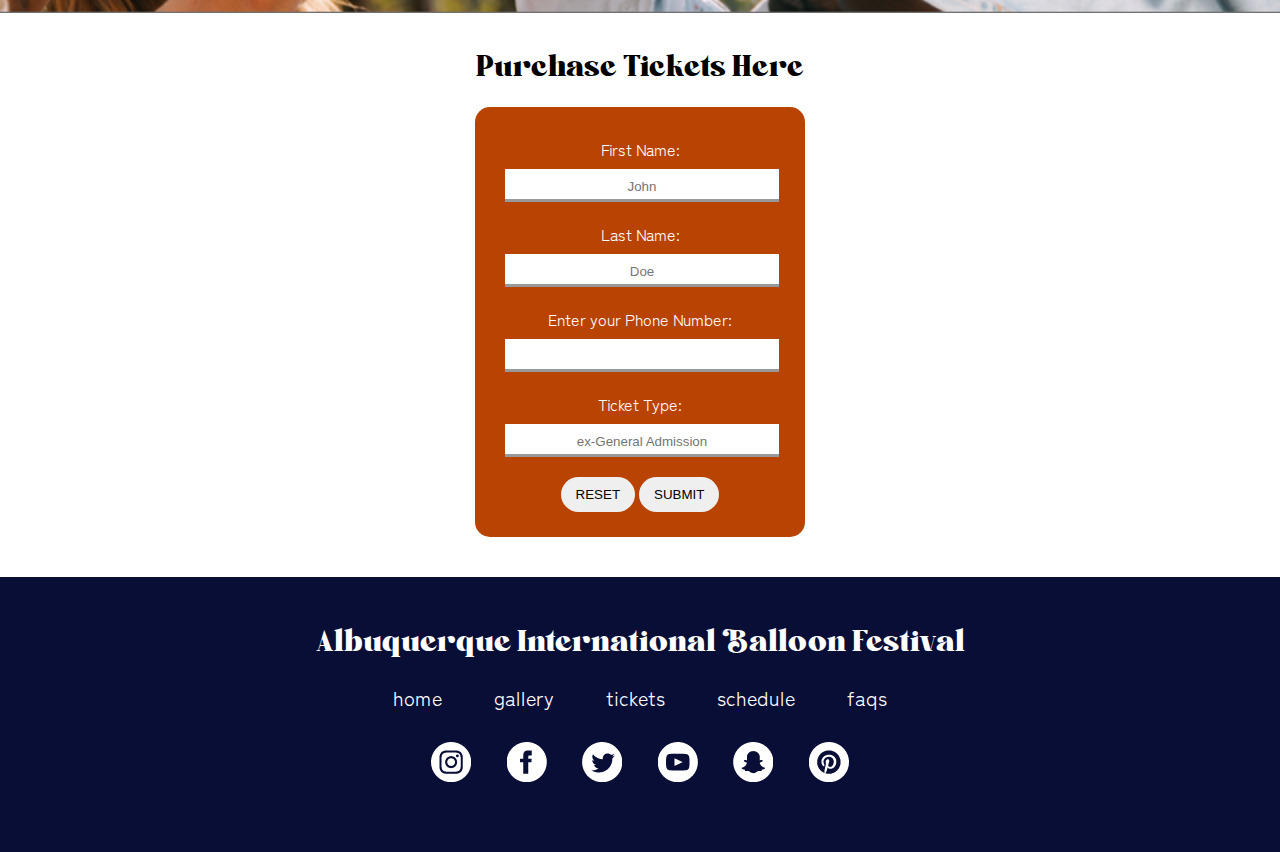
<file: tickets.html>
<!DOCTYPE html>
<html lang="en">
<head>
    <meta charset="UTF-8">
    <meta http-equiv="X-UA-Compatible" content="IE=edge">
    <meta name="viewport" content="width=device-width, initial-scale=1.0">
    <title>balloon-fiesta-website</title>
    <link rel="stylesheet" href="style.css">
</head>

  <body>
    
  <div class="ticket-hero-image">
    <header>
      <input type="checkbox" id="nav-toggle" class="nav-toggle">
      <label for="nav-toggle" class="nav-toggle-label">
        <span></span>
      </label>
      <nav>
        <ul>
          <a class="navlogo" href="/">
            <div class="navlogo">
                  <img src="images/navlogo.png" class="img-fluid">
                  <li><a href="index.html"> </a></li>
            </div>
          </ul>
          <ul>
      </a>
          <li><a href="gallery.html"> gallery</a></li>
          <li><a href="tickets.html"> tickets</a></li>
          <li><a href="schedule.html"> schedule</a></li>
          <li><a href="faqs.html"> faqs</a></li>
          
        </ul>
      </nav>
    </header>
    </div>
  
    <div class="ticket-hero-text">
      <h1>Tickets</h1>  
  </div>
  
  <div class="wrapper">
    <div class="ticket-box">
    <div class="box">
      <h2>GENERAL ADMISSION</h2>
      <p>$15.00 per person per session</p>

        <p>*One Session is all Morning activities or all Evening activities</p>
          <p>*General Admission Tickets are good for one session, any day</p>

            <p>General Admission Tickets may also be purchased in the Gift Shop.</p>  

              <p>Any General Admission Tickets purchased in 2021 are valid for any session in 2021. 
        </p>
      </div>
     
      <a href="#" class="btn">PURCHASE TICKET</a>
    </div>

    
    <div class="ticket-box">
      <div class="box">
      
        <h2>PARK & RIDE TICKET</h2>
      <p>
        Your Park & Ride Ticket includes: </p>

        <p>Round-trip transportation to and from Balloon Fiesta Park</p>
        <p>Expedited route to bypass heavy traffic</p>
        <p>Advanced Purchase Prices:</p>
              <li> Children: (5 and under) FREE</li>
              <li> Children: (6-12) $10  </li>
              <li> Adults: (13-61) $22</li> 
              <li> Seniors: (62+) $20</li>
                 
        </p>
        </div>
        <a href="#" class="btn">PURCHASE TICKET</a>
        </div>
        
      </div>

        <section class="img-card">
          <img src="images/tickets-banner-1.png" />
          </section>

          
  <div class="wrapper">
          <div class="ticket-box">
            <div class="box">
      <h2>GONDOLA CLUB TICKET</h2>
      <p>Adult - $125 per person, per session</p>
      <p> Child (ages 4-12) - $65 per person, per session (Children ages 3 and under are free)</p>
      <p>Groups (14+ people)</p>
      <p>Groups must arrive in one vehicle and will be issued one parking pass.</p>
        
  
          </div>
       
        <a href="#" class="btn">PURCHASE TICKET</a>
      </div>

      <div class="ticket-box">
        <div class="box">
          <h2>CHASERS' CLUB TICKET</h2>
          <p>$60.00 per person per session (Children under 6 are free)
            <p> Tickets include</p>
            
            <p>Admission to the event.</p>
            <p>Guaranteed seating in a private open-air patio located on the north end of Balloon Fiesta Park.</p>
            <p>Beverages, dessert, and catered food.</p> 
          
            </div>
        
            <a href="#" class="btn">PURCHASE TICKET</a>
          </div>
        </div>
        
            <section class="img-card">
              <img src="images/tickets-banner-2.png" />
              </section>

              <div class="wrapper">
              <div class="ticket-box">
                <div class="box">
                <h2>GLAMPING</h2>
                <p>
                  $1,500 for 3 nights (for 1 to 2 people)
                  experience will also include:</p>

                  <p>Three night stay the safari tent </p>
                  <p>Admission to the event for all sessions during your stay</p> 
                  <p>Premium Parking </p>
                  <p>Welcome gift</p>
                  <p> Heater and refrigerator</p> 
                  <p>Lamp and lantern</p>
                  
                    </div>
                    <a href="#" class="btn">PURCHASE TICKET</a>
                  </div>
                 
                
          
                
                <div class="ticket-box">
                  <div class="box">
                    <h2>CONCIERGE PROGRAM</h2>
                    <p>
                      $350 per session for 1 to 2 people
                      Each additional person is $50 For the ultimate VIP experience, you can arrange for your own concierge to be your tour guide while at the Balloon Fiesta. You will experience the event from all angles 
                      of the launch field. </p>
                      
                      
                    </p>A personal concierge for the duration of your session</p>
                      <p>Golf cart transportation with driver, 1 Premium Parking Pass, 2 General Admission Tickets</p>
                       
                
                      </div>
                      <a href="#" class="btn">Purchase Tickets</a>
                </div>
             </div>
                      <section class="img-card">
                        <img src="images/tickets-banner-3.png" />
                        </section>
        

                        <div class="contact-title">
                          <h2>Purchase Tickets Here</h2>
                          
                        </div>
                        
                        <form>
                          <div>
                            <lable for="fname">First Name:</lable>
                            <input type="text" id="fname" placeholder="John">
                          </div>
                          
                          <div>
                            <lable for="lname">Last Name:</lable>
                            <input type="text" id="lname" placeholder="Doe">
                          </div>
                         
                          <div>
                            <label for="phone">Enter your Phone Number:</label>
                            <input type="tel" id="phone" name="phone" pattern=[0-9]{3}-[0-9]{2}-[0-9]{3}">
                          </div>
                          <div>
                            <lable for="fname">Ticket Type:</lable>
                            <input type="text" id="fname" placeholder="ex-General Admission">
                          </div>
                         
                          <button type="reset">Reset</button>
                          <button type="submit">Submit</button>
                         
                          
                        </form>                    


  <div class="footer">
  <h2>Albuquerque International Balloon Festival</h2>
  <ul>
    <li><a href="#"> home</a></li>
    <li><a href="#"> gallery</a></li>
    <li><a href="tickets.html"> tickets</a></li>
    <li><a href="schedule.html"> schedule</a></li>
    <li><a href="faqs.html"> faqs</a></li>
    
  </ul>

<img src="images/footer-social-medias.png" />
  </div>

</body>


</html>
</file>
<file: style.css>
@import url('https://fonts.googleapis.com/css2?family=Zen+Kaku+Gothic+New:wght@300;500&display=swap');

@font-face {
  font-family: 'boiling';
  src: url('boiling-blackdemo-webfont.woff2') format('woff2'),
       url('boiling-blackdemo-webfont.woff') format('woff');
  font-weight: normal;
  font-style: normal;
}

:root {
  --background: #FFF5B4;
}

.container{
  width: 80%;
  margin: 0 auto;
}
body {
  font-family: 'Zen Kaku Gothic New', sans-serif;
    margin: 0;
    padding: 0;
}

h1{
  font-family: 'boiling';
}

.title{
  font-size: 2.5em;
}

h2{
  font-family: 'boiling';
  text-align: center;
  font-size: 2.5em;
}

h3{
  font-family: 'boiling';
  color:#00ACFF;
  font-size: 30px;
}


.hero-image {
  background-image: url("images/main-page-header.png");
    height: 100vh;
    background-size: cover;
    margin-bottom: 70px;
  }


  .ticket-hero-image{
    background-image: url(images/tickets-hero-img.png);
    height: 100vh;
    background-size: cover;
    margin-bottom: 45px;
  }

  .schedule-hero-image{
    background-image: url(images/schedule-hero-img.png);
    height: 100vh;
    background-size: cover;
    margin-bottom: 80px;
  }

  .gallery-header{
    background-image: url(images/gallery\ header.jpg);
    height: 100vh;
    background-size: cover;
    
  }
  
  .faq-hero-image{
    background-image: url(images/faqs-hero-img.png);
    height: 100vh;
    background-size: cover;
    margin-bottom: 35px;
  }

  

.img-card{
  display: flex;
  height: 70vh;
  margin-bottom: 20px;
}

.img-card img {
  width: 100%;
  object-fit: cover;

}
 .ticket-hero-text{
   text-align: center;
   font-size: 50px;
   position: absolute;
   transform: translate(-50%, -50%);
   top: 50%;
   left: 50%;
 }

 .schedule-hero-text{
   text-align: center;
   font-size: 50px;
   position: absolute;
   transform: translate(-50%, -50%);
   top: 50%;
   left: 50%;
 }

 .faq-hero-text{
  text-align: center;
  font-size: 50px;
  position: absolute;
  transform: translate(-50%, -50%);
  top: 50%;
  left: 50%;
 }
 
 .hero-text {
   text-align: left;
   position: absolute;
   top: 50%;
   left: 40%;
   transform: translate(-50%, -50%);
   color:black;
   font-size: 20px;
 }

 
.hero-text h3 {
 font-family: 'boiling';
}

  .header {
    text-align: center;
    width: 100%;
    z-index: 999;
  }
  
  .nav-toggle {
    display: none;
  }

    

  
  
  .nav-toggle-label {
    position: absolute;
    top: 0;
    left: 0;
    margin-left: 1em;
    height: 50px;
    display: flex;
    align-items: center;  
  }
  
  .nav-toggle-label span, 
  .nav-toggle-label span::before,
  .nav-toggle-label span::after{
    display: block;
    background: black;
    height: 2px;
    width: 2em;
    border-radius: 2px;
    position: relative;
  }
  
  .nav-toggle-label span::before,
  .nav-toggle-label span::after {
    content:"";
    position: absolute;
  }
  
  .nav-toggle-label span::before{
    bottom: 8px;
  }
  
  .nav-toggle-label span::after{
    top:8px;
  }
  
  nav {
    position: absolute;
    text-align: center;
    top: 50px;
    left: 0;
    width: 100%;
    transform: scale(1,0);
    transform-origin: top;
    transition: transform 400ms ease-in-out; 
    background-color:#FFF5B4;
    z-index: 100;
  }
  


  nav ul {
    margin: 0;
    padding: 0;
    list-style: none;
  }
  
  nav li {
    margin-bottom: 1em;
    margin-left: 1em;
  }
  
  nav a {
    color: black;
    text-decoration: none;
    font-size: 1.2rem;
    opacity: 0;
    transition: opacity 150ms ease-in-out; 
  }
  
  nav a:hover {
    color: #00ACFF;
  }
  
  .nav-toggle:checked ~ nav {
     transform: scale(1,1);
  }
  
  .nav-toggle:checked ~ nav a{
    opacity:1;
    transition: opacity 250ms ease-in-out 250ms;
  }
  
  



  @media screen and (min-width: 800px) {
    .nav-toggle-label {
      display: none;
    }
    
    header{
      display:grid;
      grid-template-columns: 1fr auto minmax(600px,3fr) 1fr;
      padding-top: 2em;
    }
    
    nav {
      all: unset;
      grid-column: 3/4;
      display: flex;
      justify-content: center;
      align-items: center;
    }
    
    nav ul{
      display: flex;
      justify-content: flex-end;
    }
      

    nav li {
      margin-left: 3em;
      margin-bottom: 0;
    }
    
    nav a {
      opacity: 1;
      position: relative;
    }
    
    nav a::before {
      content:"";
      display: block;
      height: 5px;
      background:#00ACFF;
      position: absolute;
      top: -.75em;
      left: 0;
      right: 0;
      transform: scale(0,1);
      transform-origin: left;
      transition: transform ease-in-out 250ms;
    }
    
    nav a:hover::before {
      transform: scale(1,1);
    }
  }
  
  .btn{
    text-decoration: none;
    color:black;
    background-color: #FDDC00;
    border-radius: 25px;
    text-align: center;
    padding: .5em .5em;
    display:block;
    margin: 20px auto;
    width: 200px;
    text-transform: uppercase;
  }

  .btn:hover{
    background:#00ACFF;
  color: white;
  }

.wrapper {
  display: flex;
  justify-content: center;
}

.box {
  background: white;
  border: 3px solid #00ACFF;
  padding: 20px;
  margin: 20px auto;
  width: 250px;
  height: 500px;
  position: relative;
}

.schedule-wrapper{
  background: white;
  border: 5px solid #FDDC00;
  padding: 75px;
  position: relative;
  display: flex;
  width: 50%;
  margin: 0 auto;
  justify-content: left;
  align-items: stretch;
  flex-wrap: wrap;
  margin-top: 40px;
  margin-bottom: 70px;


}


.index-box {
  width: 30%;
  margin: 10px;
}

.background-box {
  width: 100%;
  height: 100%;
  background: #00ACFF;
  position: absolute;
  top: -10px;
  left: -10px;
  z-index: -1;

}

.background-box-faq{
  background: #00ACFF;
  width: 100%;
  padding: 10px;
  margin: 15px;


}
/*
.home-box {
  border-top: 10px solid #333;
}
*/


.box h2 {
  font-family: 'Zen Kaku Gothic New', sans-serif;
  font-size: 1.5em;
}

.card{
  position: relative;
  display: flex;
  justify-content: center;
  gap: 50px;

}
.card1{
  display: flex;
  align-content: center;
  margin-left: auto;
  margin-right: auto;
  padding-top: 90px;
  padding-bottom: 30px;
 width: 900px;
  height: 900px;
}

.gallery-photos{
  text-align: center;

}

.ticket-box {
  width:300px;
 
}

.contact-title {
  margin-top: 40px;
  color: white;
  text-align: center;
}


.contact-title h2 {
  font-size: 16px;
  color: black;
  font-family: 'boiling';
  margin: 0;
  padding-bottom: 25px;
  font-size: 1.8em;
}

form {
  background: #B84302;
  width: 300px;
  margin: 0px auto 40px;
  padding: 15px;
  border-radius: 15px;
  padding-bottom:25px;
  text-align: center;
  color: white;
}

form div{
  margin:15px;
  padding-bottom:5px;
  justify-content: center;
  text-align: center;
}

form input {
  margin-top: 8px;
 padding-top: 10px;
  width: 100%;
  border: none;
border-bottom: 3px solid #999;
  padding-bottom:5px;
  justify-content: center;
  text-align: center;
}

button {
  padding: 10px 15px;
  border-radius: 25px;
  border: none;
  text-transform: uppercase;
  cursor: pointer;

}

button:hover {
  background: grey;
  color: white;
}

.wrapper-faq {
  position: relative;
  list-style: none;
  line-height: 40px;
  width:80%;
  margin:0 auto;
  text-align: center;
}



.faq-grid{
  display: flex;
  width: 80%;
  margin: 0 auto;
  justify-content: center;
  align-items: stretch;
  flex-wrap: wrap;
  padding-top: 30px;
}
.wrapper-faq-boxes{
  width:300px;
  text-align: center;
  border: 3px solid #00ACFF;
  margin: 15px;
  padding: 10px;
  display: flex;
  flex-direction:column;
  justify-content: center;
 
  
}

  .footer {
    height:250px;
    background-color: #080E36;
    color:white;
    text-align: center; 
    font-size: 20px;
    padding-top: 25px;
  }

  .footer h2{
font-size: 1.5em;
  }
  
.footer ul{
display: flex;
justify-content: center;
padding: 0;
padding-bottom: 10px;
}
 
.footer li{
  list-style: none;
}

.footer li a{
text-decoration: none;
padding: 1.3em;
color: white;
}


@media (max-width: 700px) {
  .wrapper{
    display: block;
  }
  .card{
    display: block;
  }
  .index-box{
    width:100%;
  }

  .card img{
    width: 100%;
  }

  .index-box{
    width:100%;
  }

.hero-image{
height: 100vh;
}
.ticket-box{
  width: 100%;
}
}
</file>
